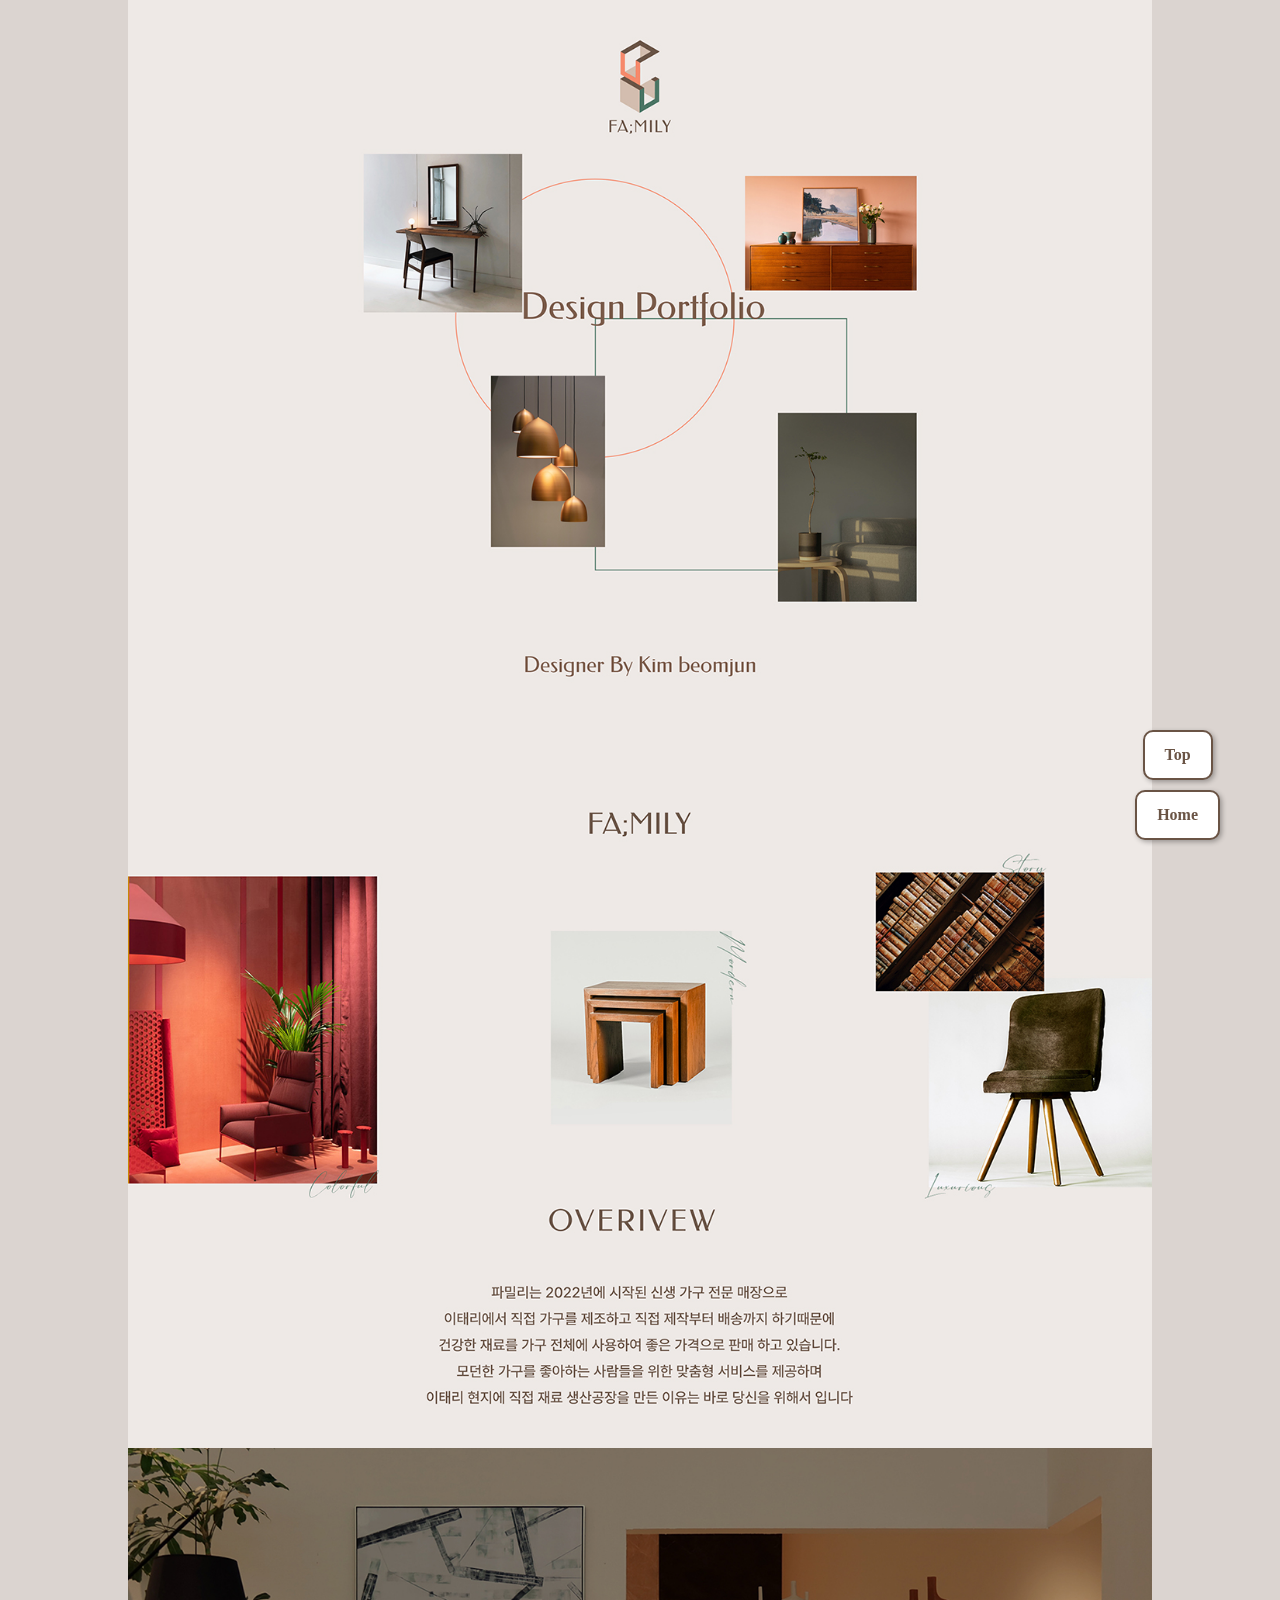
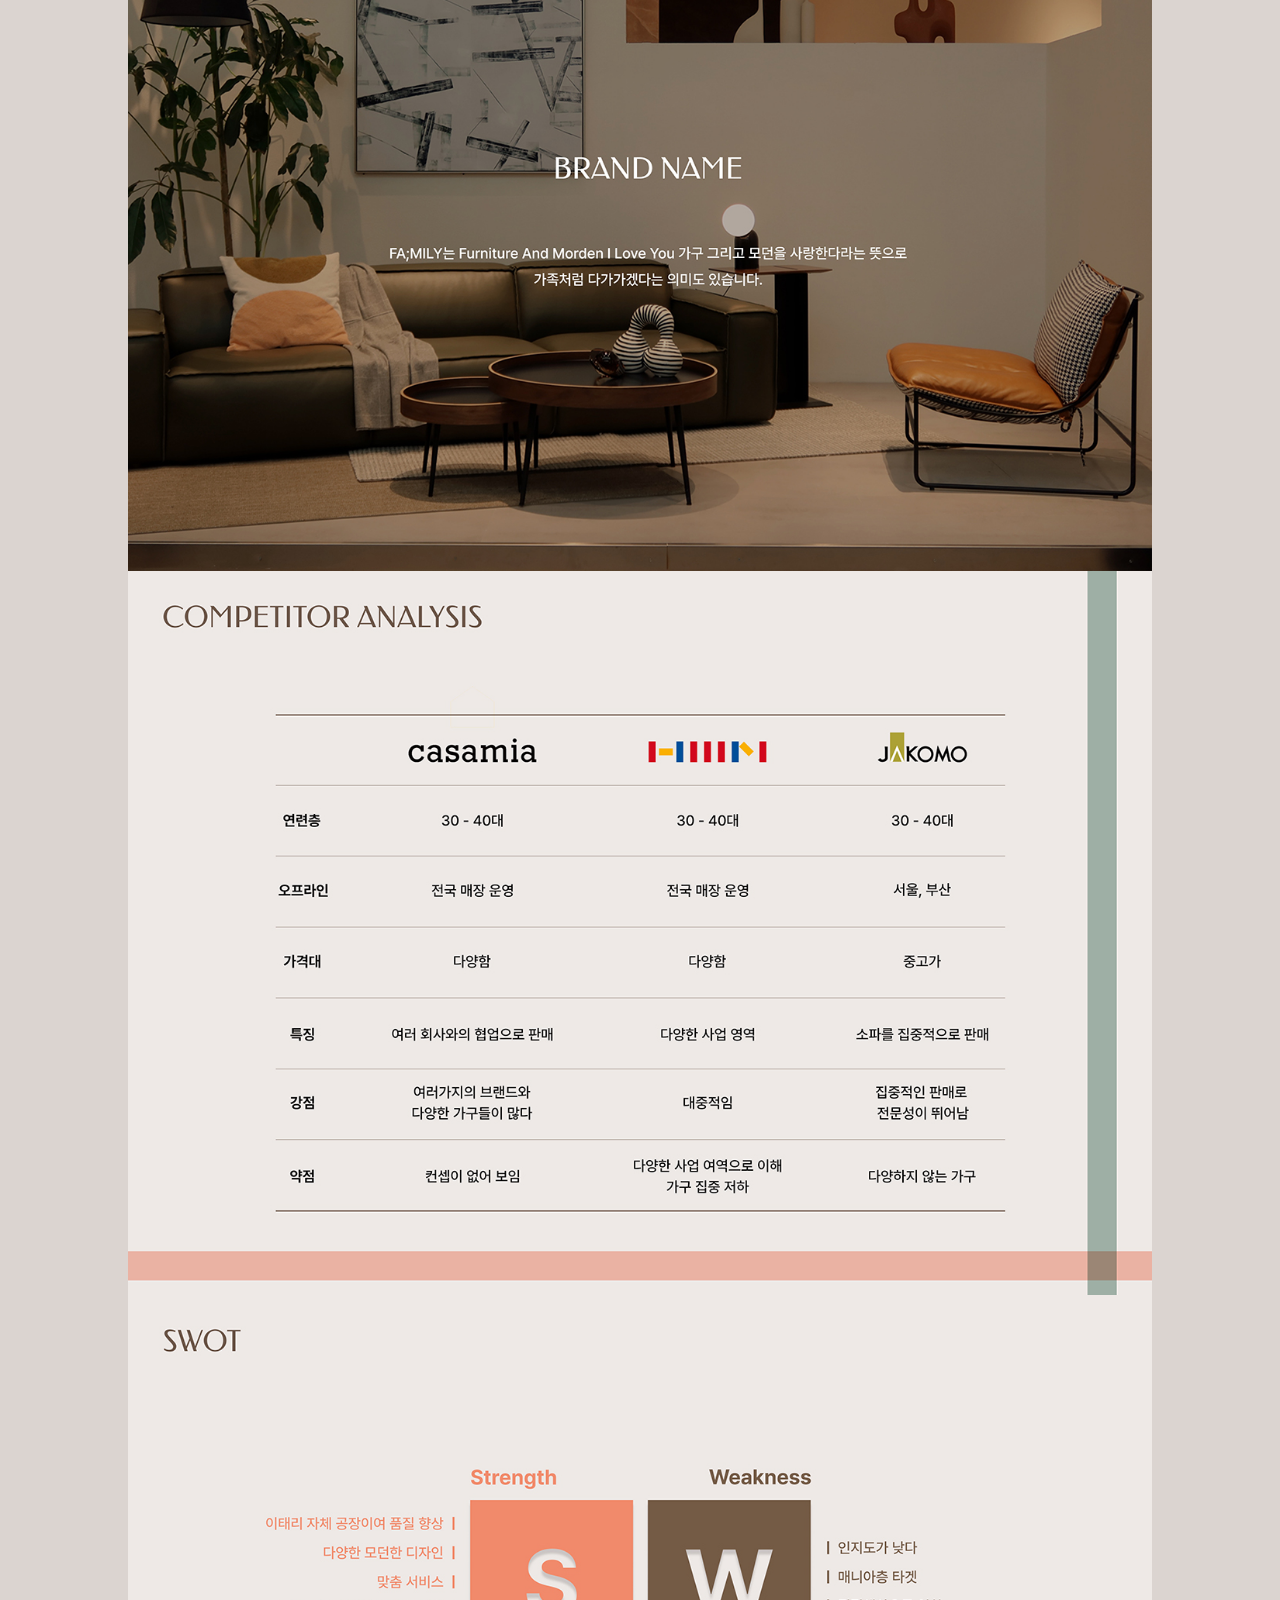
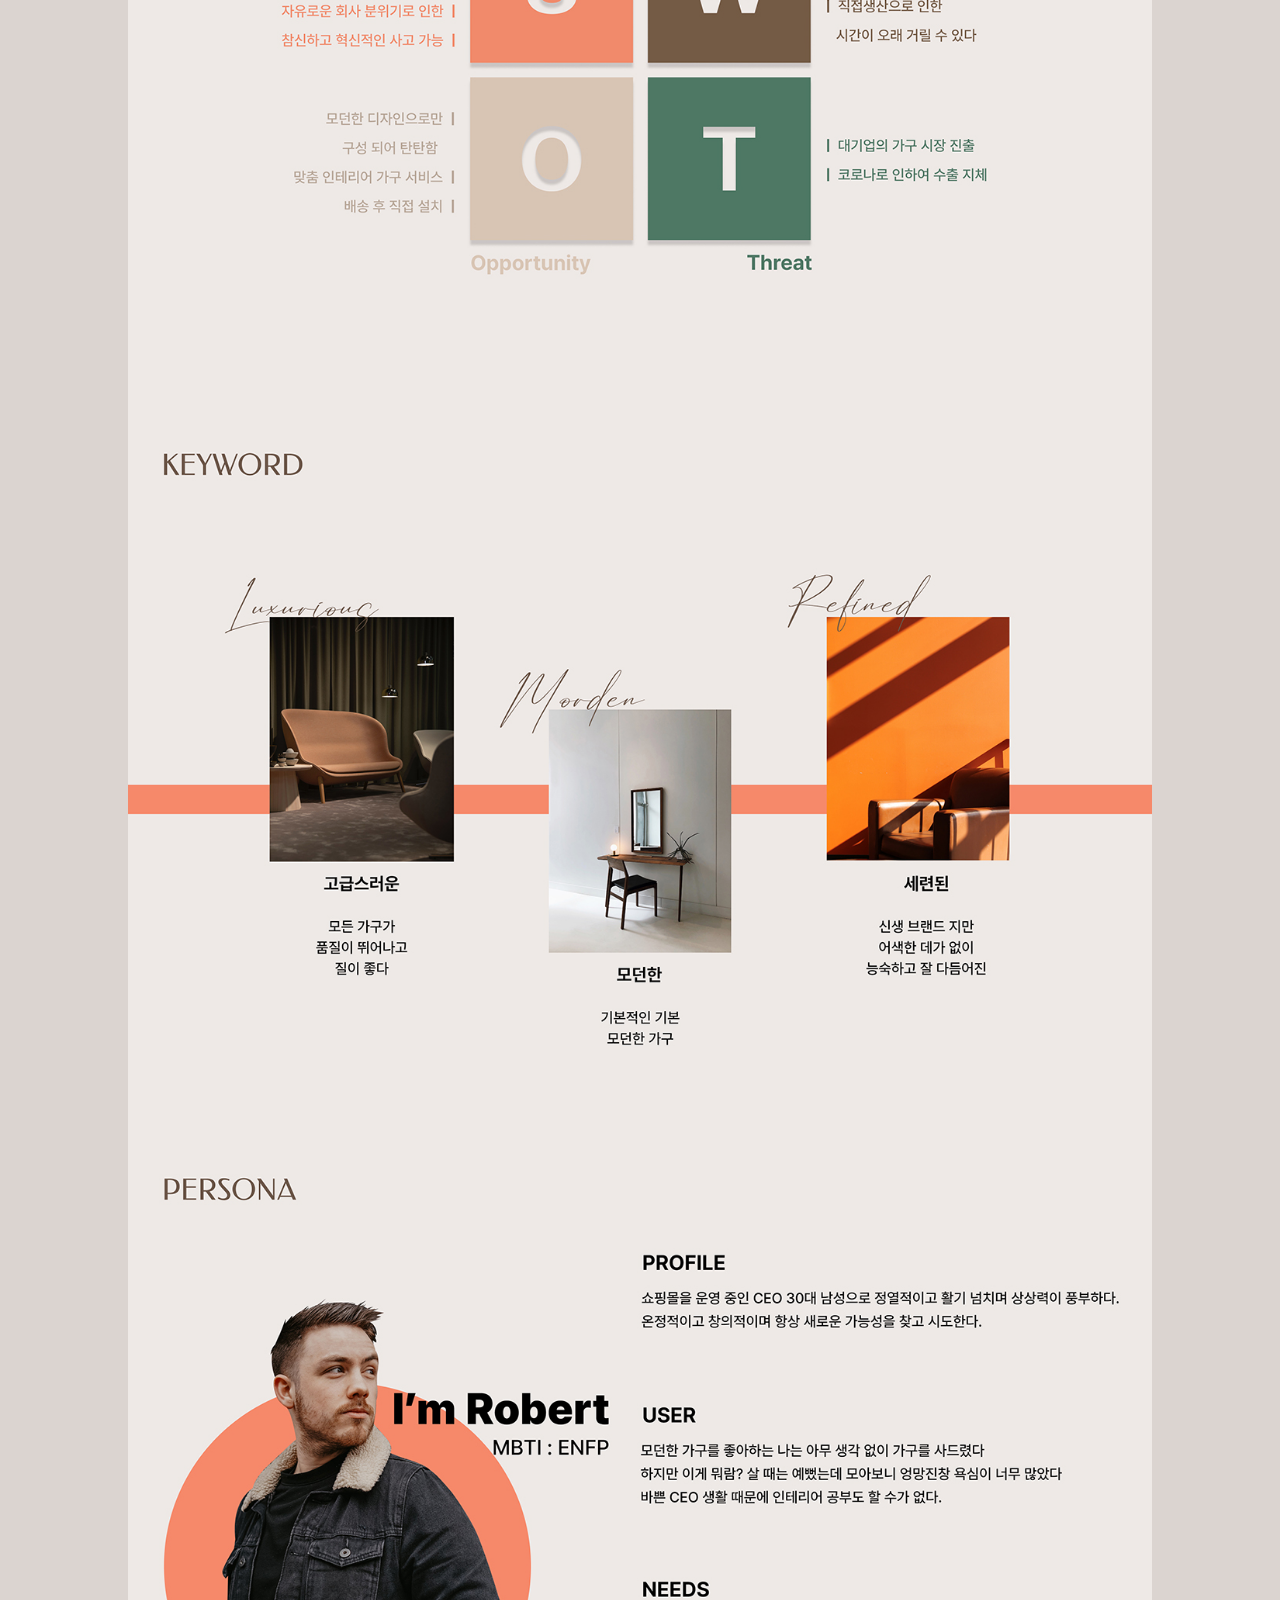
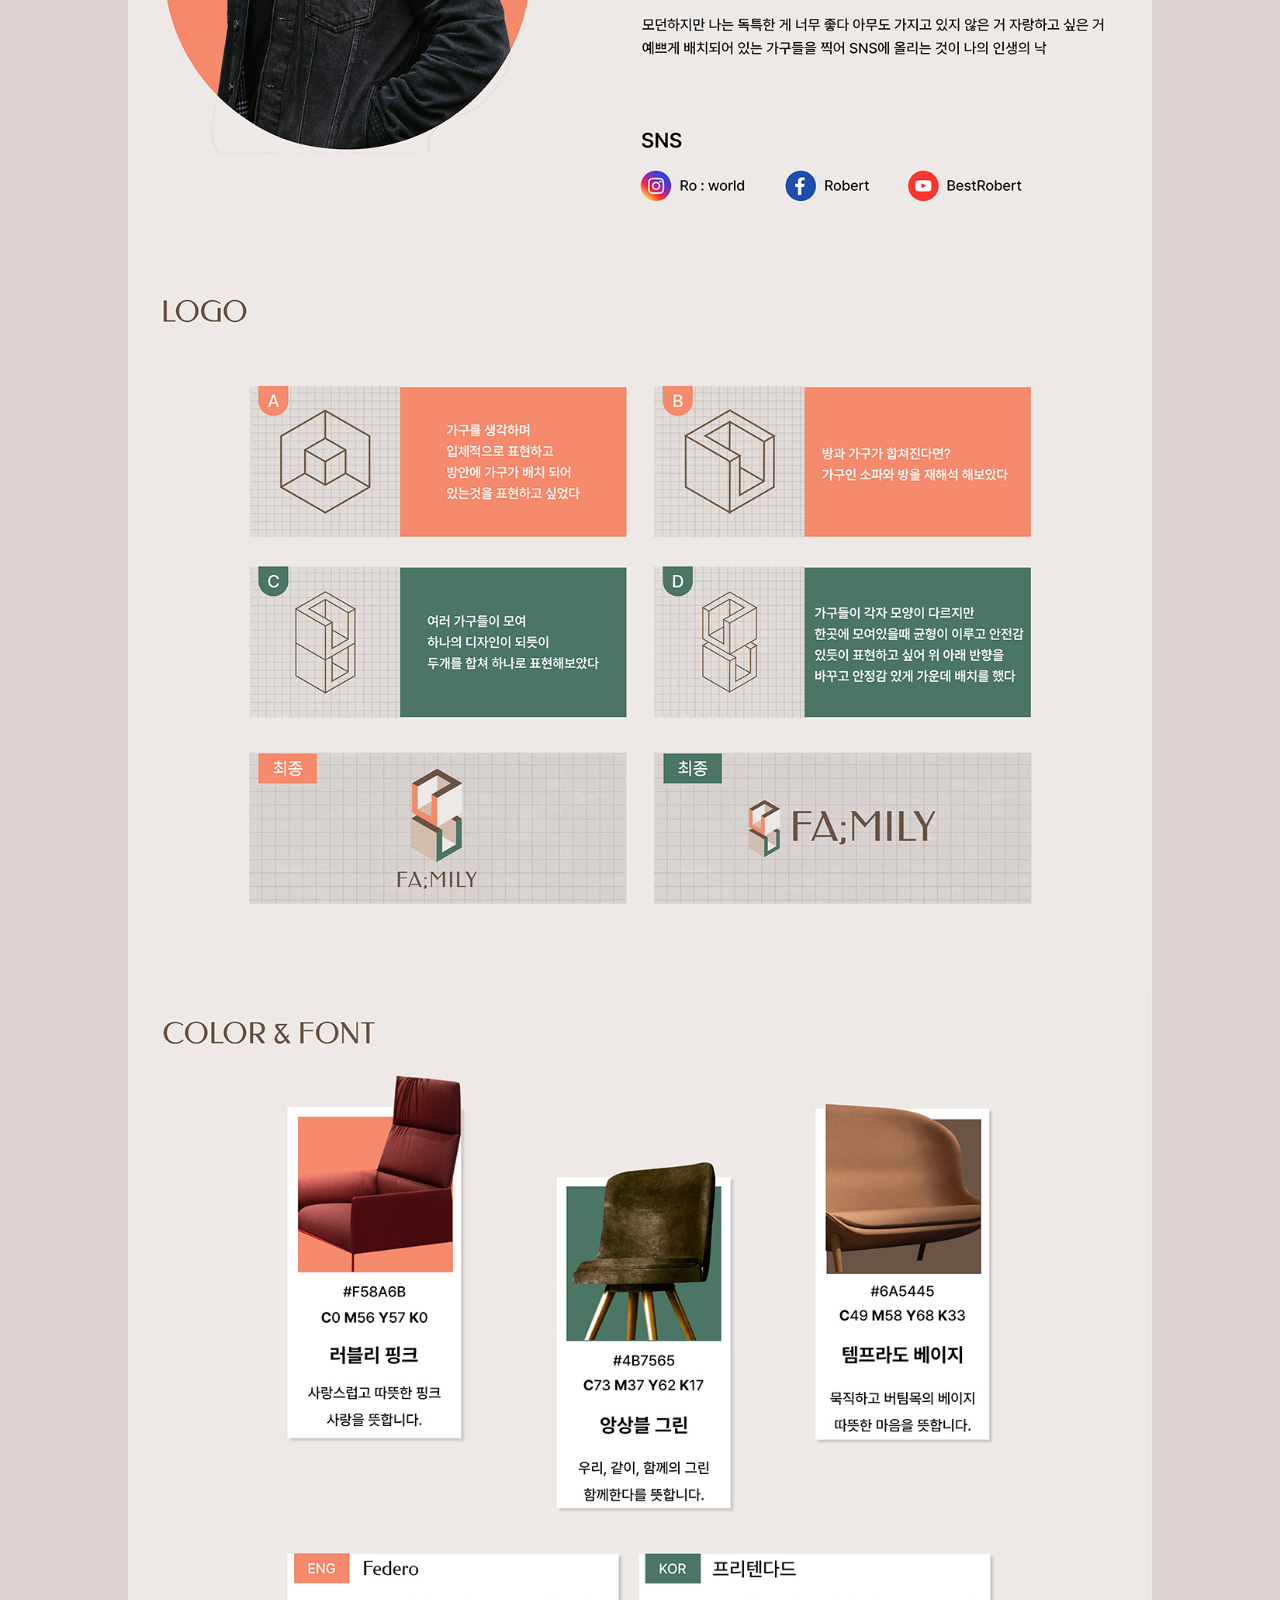
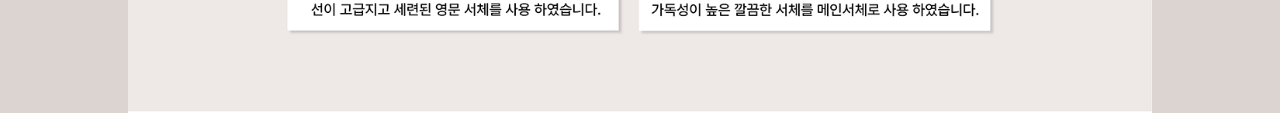
<file: assets/guide/bibx.html>
<!DOCTYPE html>
<html lang="ko">
<head>
    <meta charset="UTF-8">
    <meta http-equiv="X-UA-Compatible" content="IE=edge">
    <meta name="viewport" content="width=device-width, initial-scale=1">
    <title>브랜드명</title>
    <link href="https://webfontworld.github.io/pretendard/Pretendard.css" rel="stylesheet">
    <link rel="stylesheet" href="./guide.css">
</head>
<body>
    <div class="brand1">
        <!-- bi 이미지 넣기(너비 1320px) -->
        <img src="./guide_img/1.jpg" alt="FA;MILY 표지">
        <img src="./guide_img/2.jpg" alt="OVERVIEW">
        <img src="./guide_img/3.jpg" alt="BRAND NAME">
        <img src="./guide_img/4.jpg" alt="경쟁사 분석">
        <img src="./guide_img/5.jpg" alt="SWOT">
        <img src="./guide_img/6.jpg" alt="KEYWORD">
        <img src="./guide_img/7.jpg" alt="PERSONA">
        <img src="./guide_img/8.jpg" alt="LOGO">
        <img src="./guide_img/9.jpg" alt="COLOR & FONT">

        <!-- 버튼 -->
        <ul class="btn_1">
			<li><a href="#">Top</a></li>
			<li><a href="../../index.html#portfolio">Home</a></li>
		</ul>
    </div>
</body>
</html>
</file>
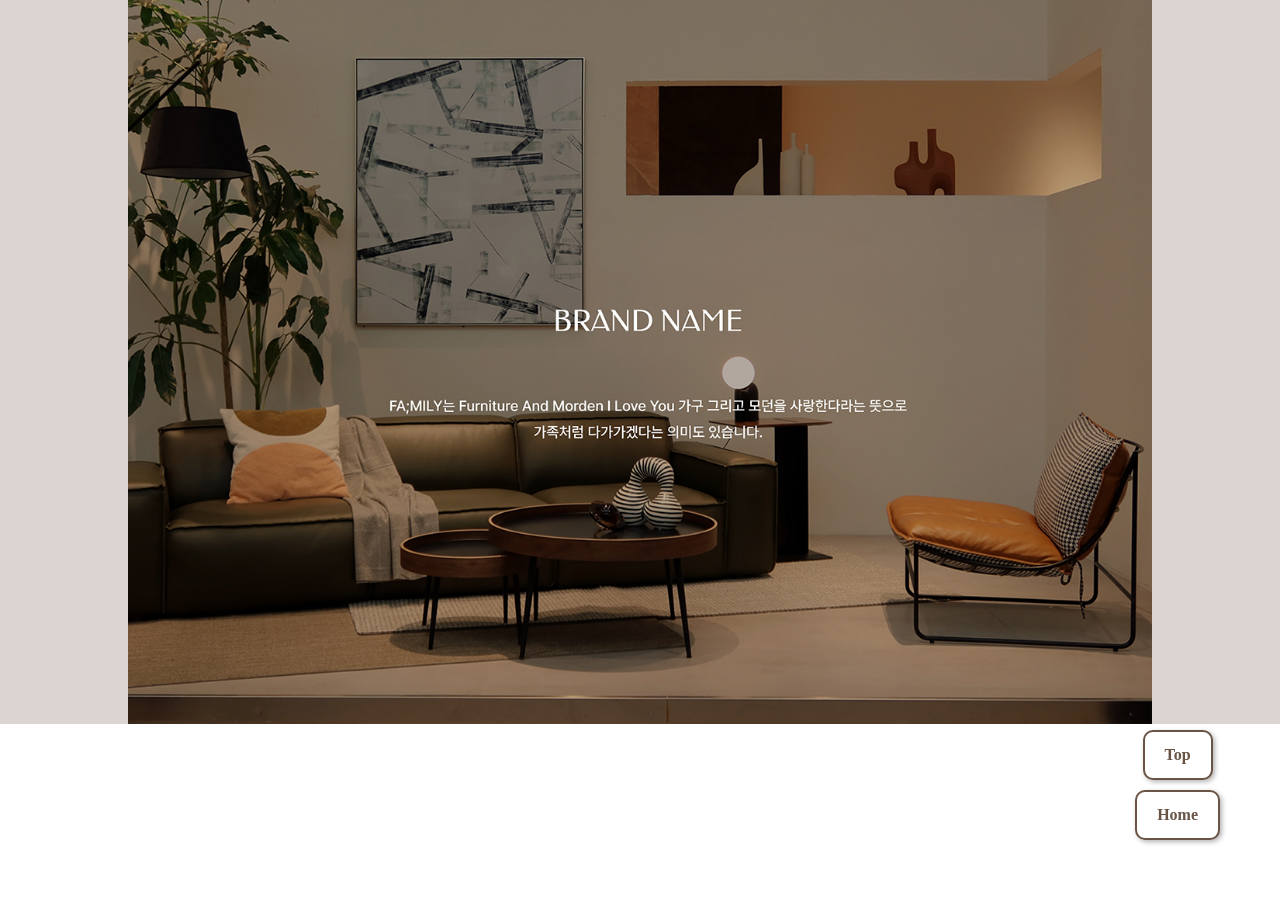
<file: assets/guide/promotion.html>
<!DOCTYPE html>
<html lang="ko">
<head>
    <meta charset="UTF-8">
    <meta http-equiv="X-UA-Compatible" content="IE=edge">
    <meta name="viewport" content="width=device-width, initial-scale=1">
    <title>Witchwich Promotion</title>
    <link href="https://webfontworld.github.io/pretendard/Pretendard.css" rel="stylesheet">
    <link rel="stylesheet" href="./guide.css">
    <link href="../images/icon.png" rel="icon" type="image/png" sizes="32x32"><!--파비콘-->
</head>
<body>
    <div class="brand1">
        <!-- bi 이미지 넣기(너비 1320px) -->
        <img src="./guide_img/3.jpg" alt="bibx_guide">

        <!-- 버튼 -->
        <ul class="btn_1">
			<li><a href="#">Top</a></li>
			<li><a href="../../index.html#portfolio">Home</a></li>
		</ul>
    </div>
</body>
</html>
</file>
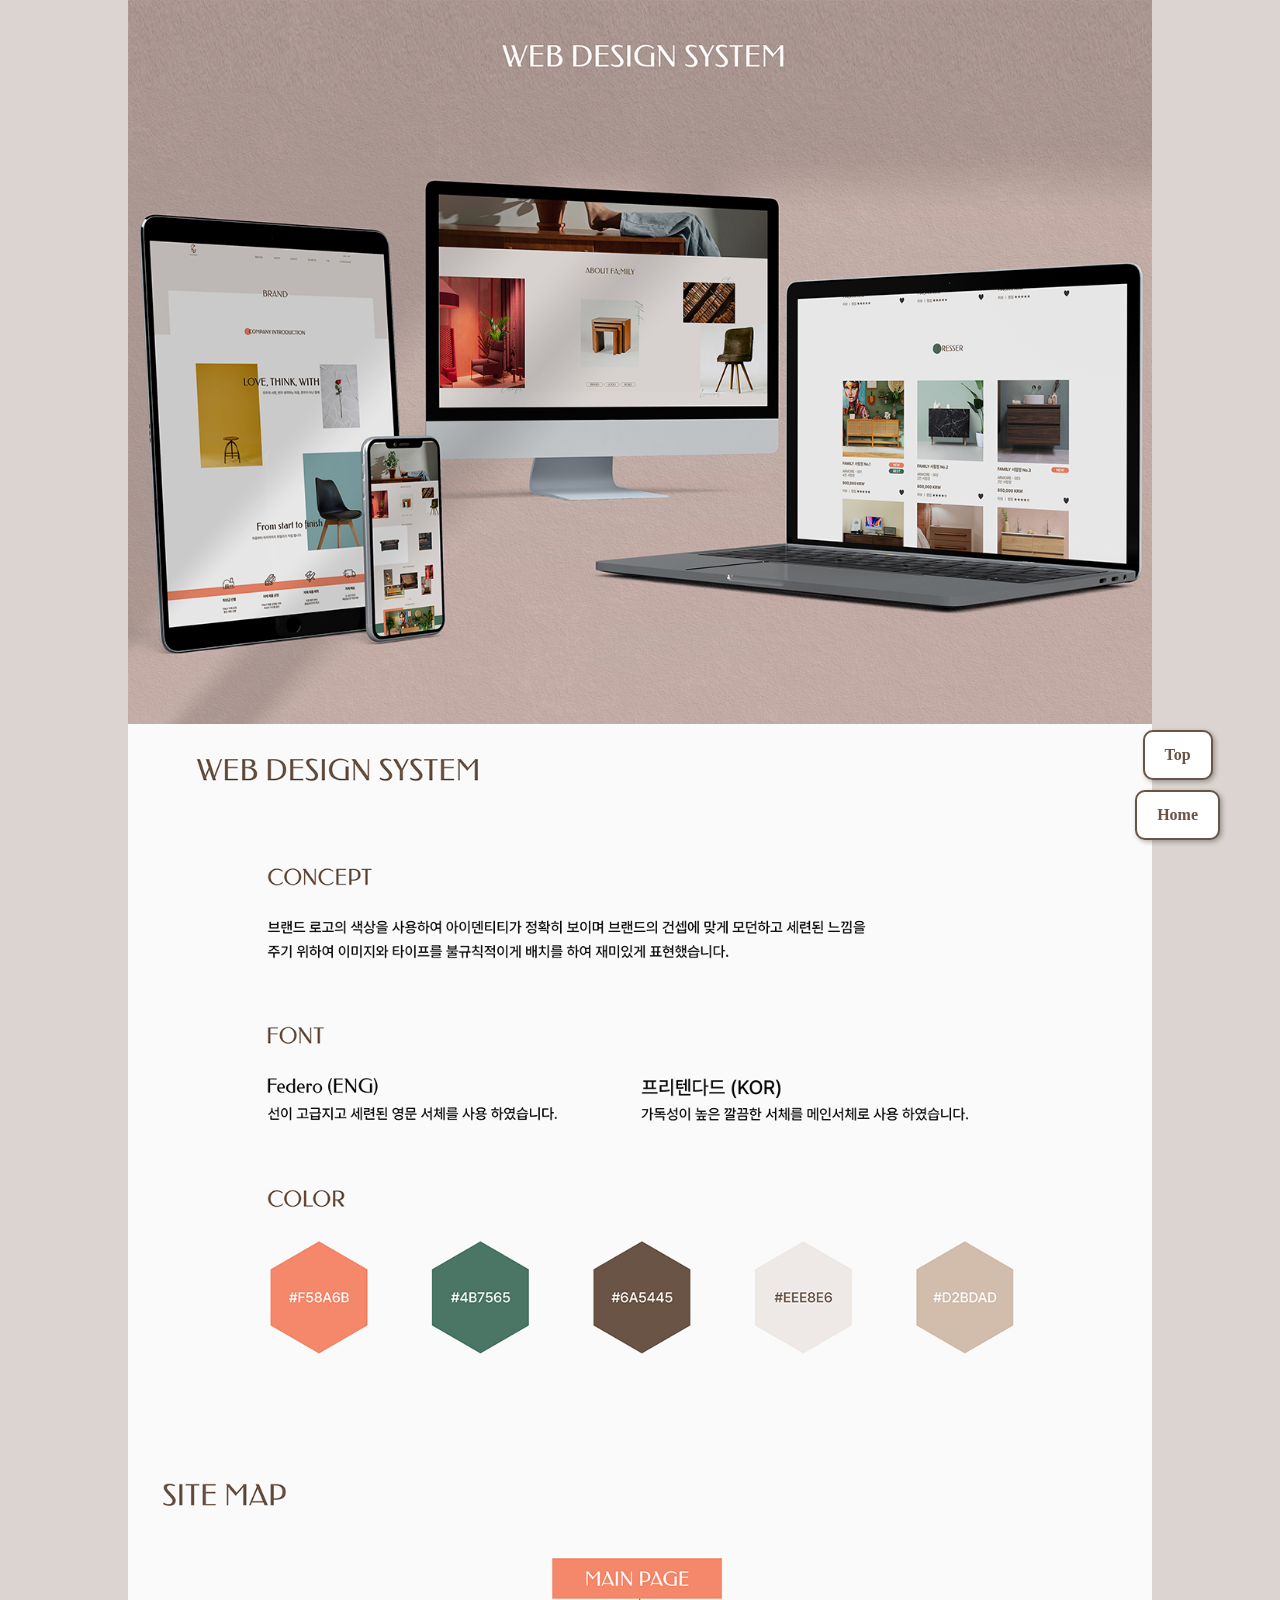
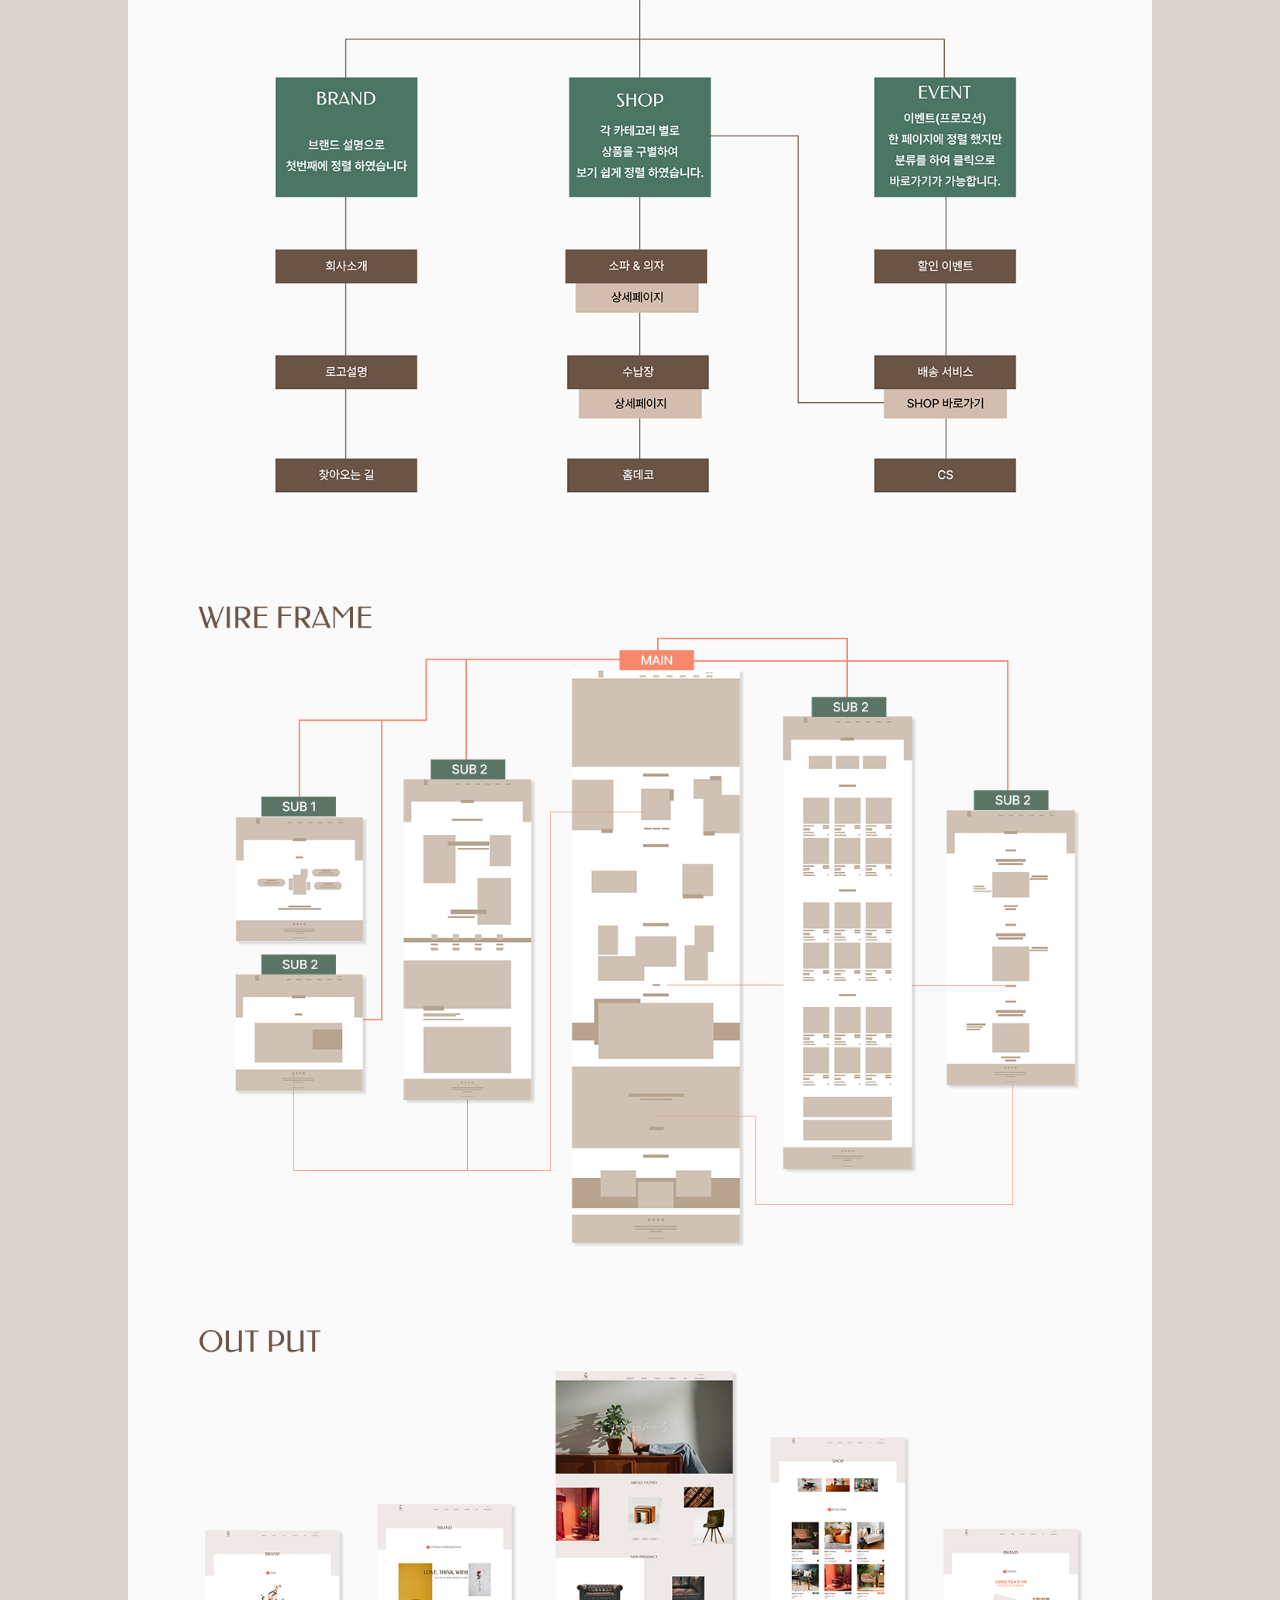
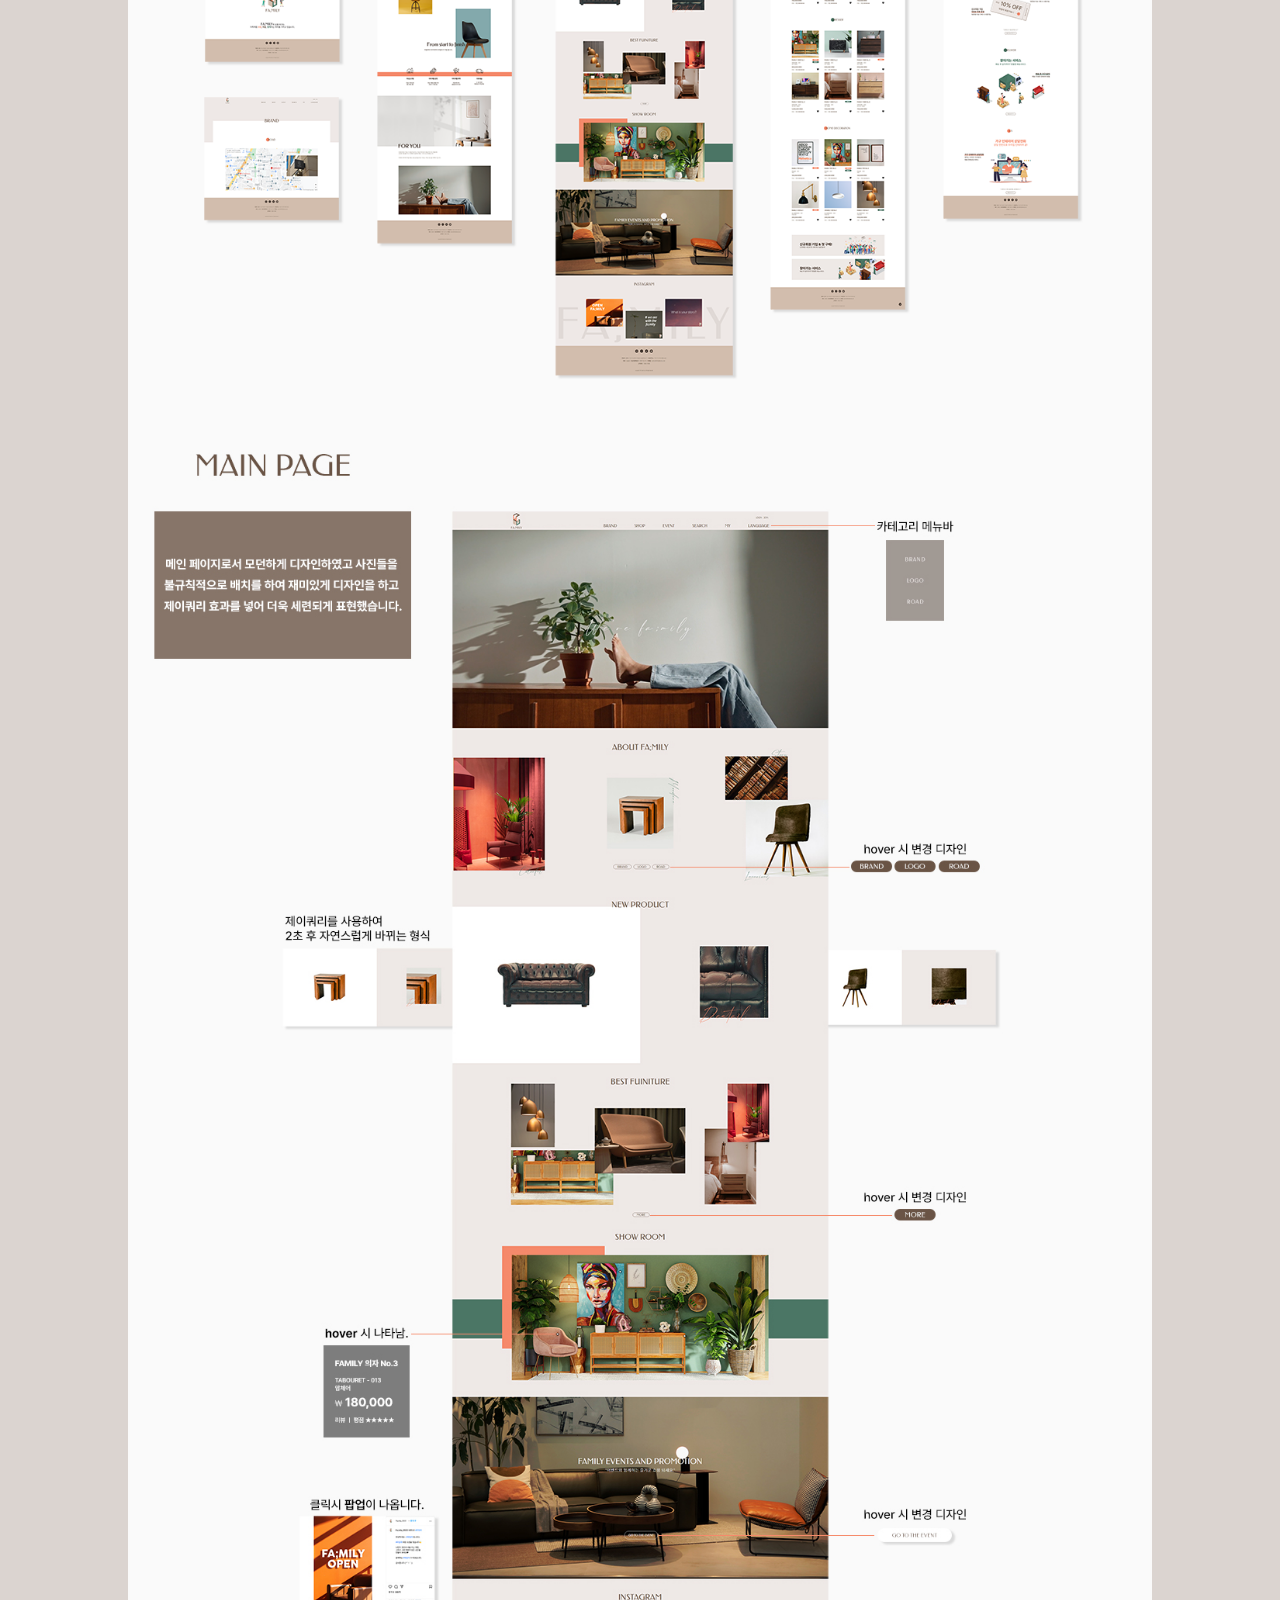
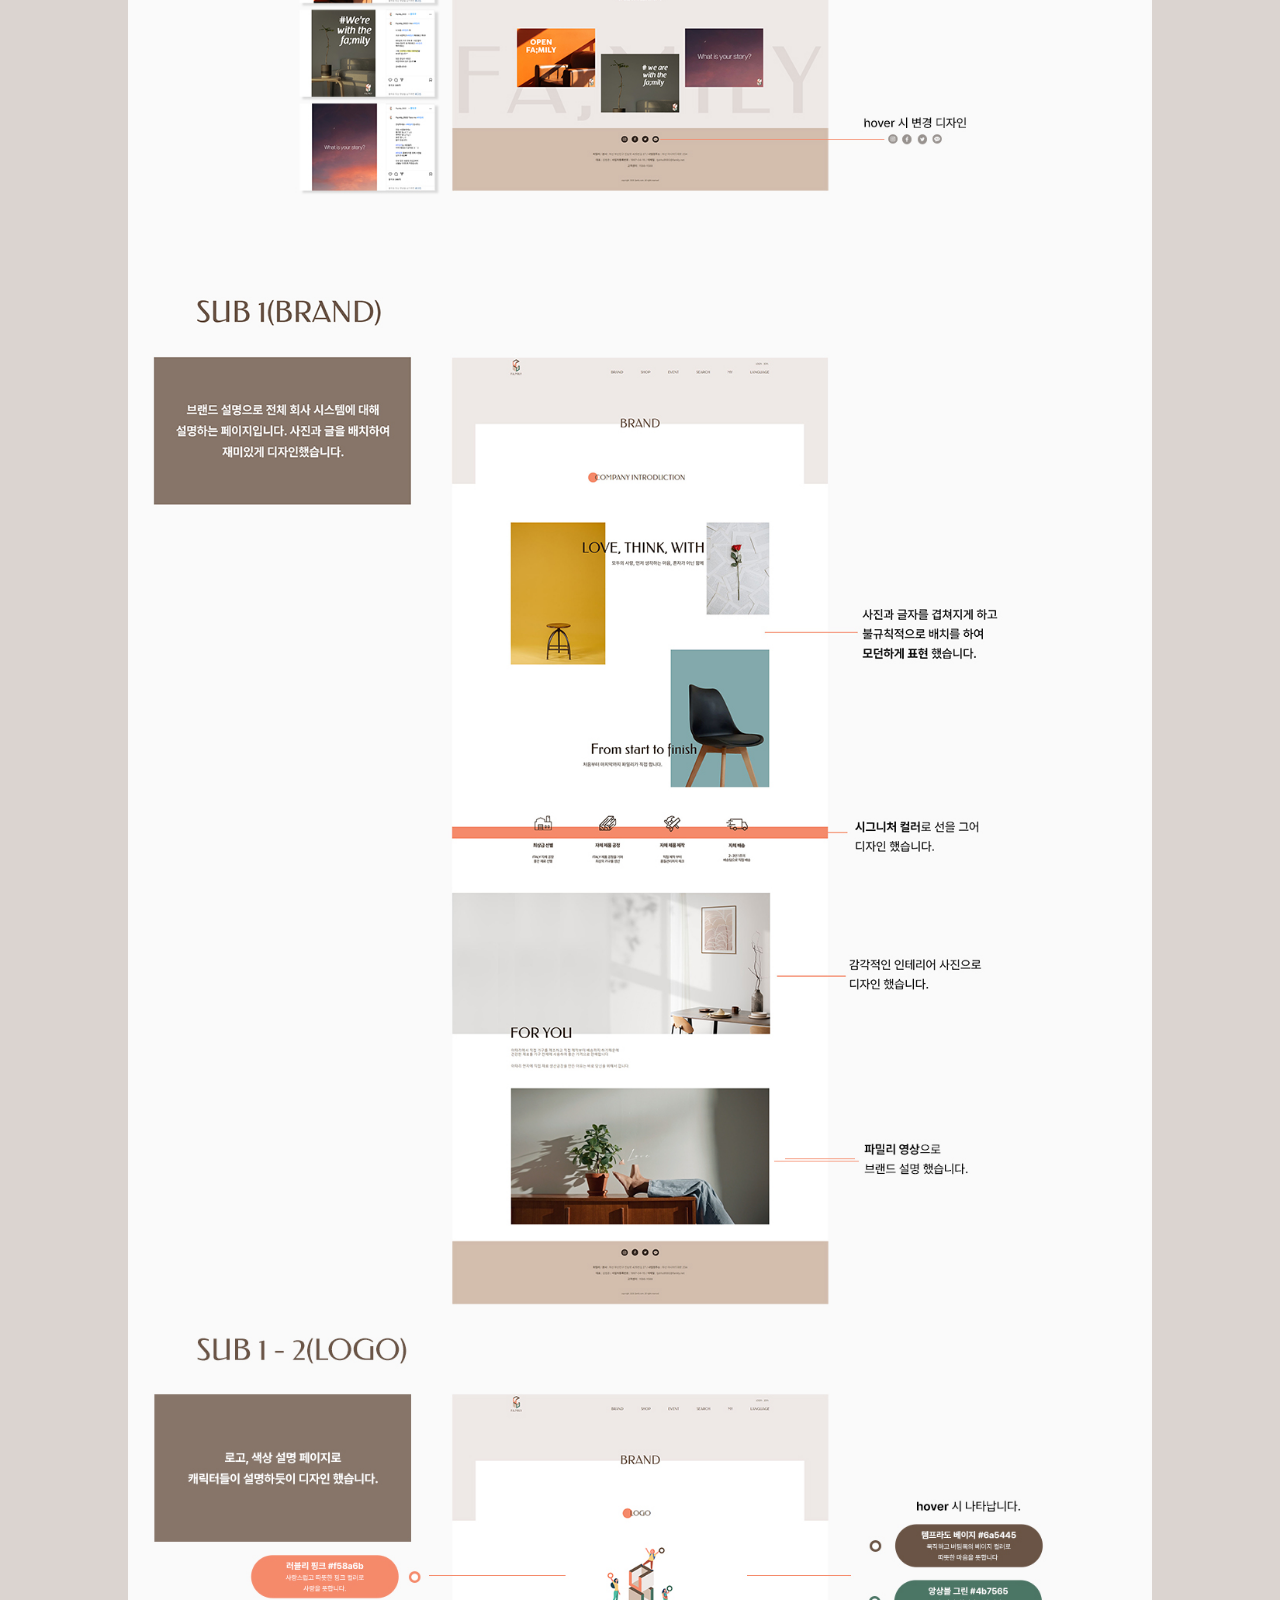
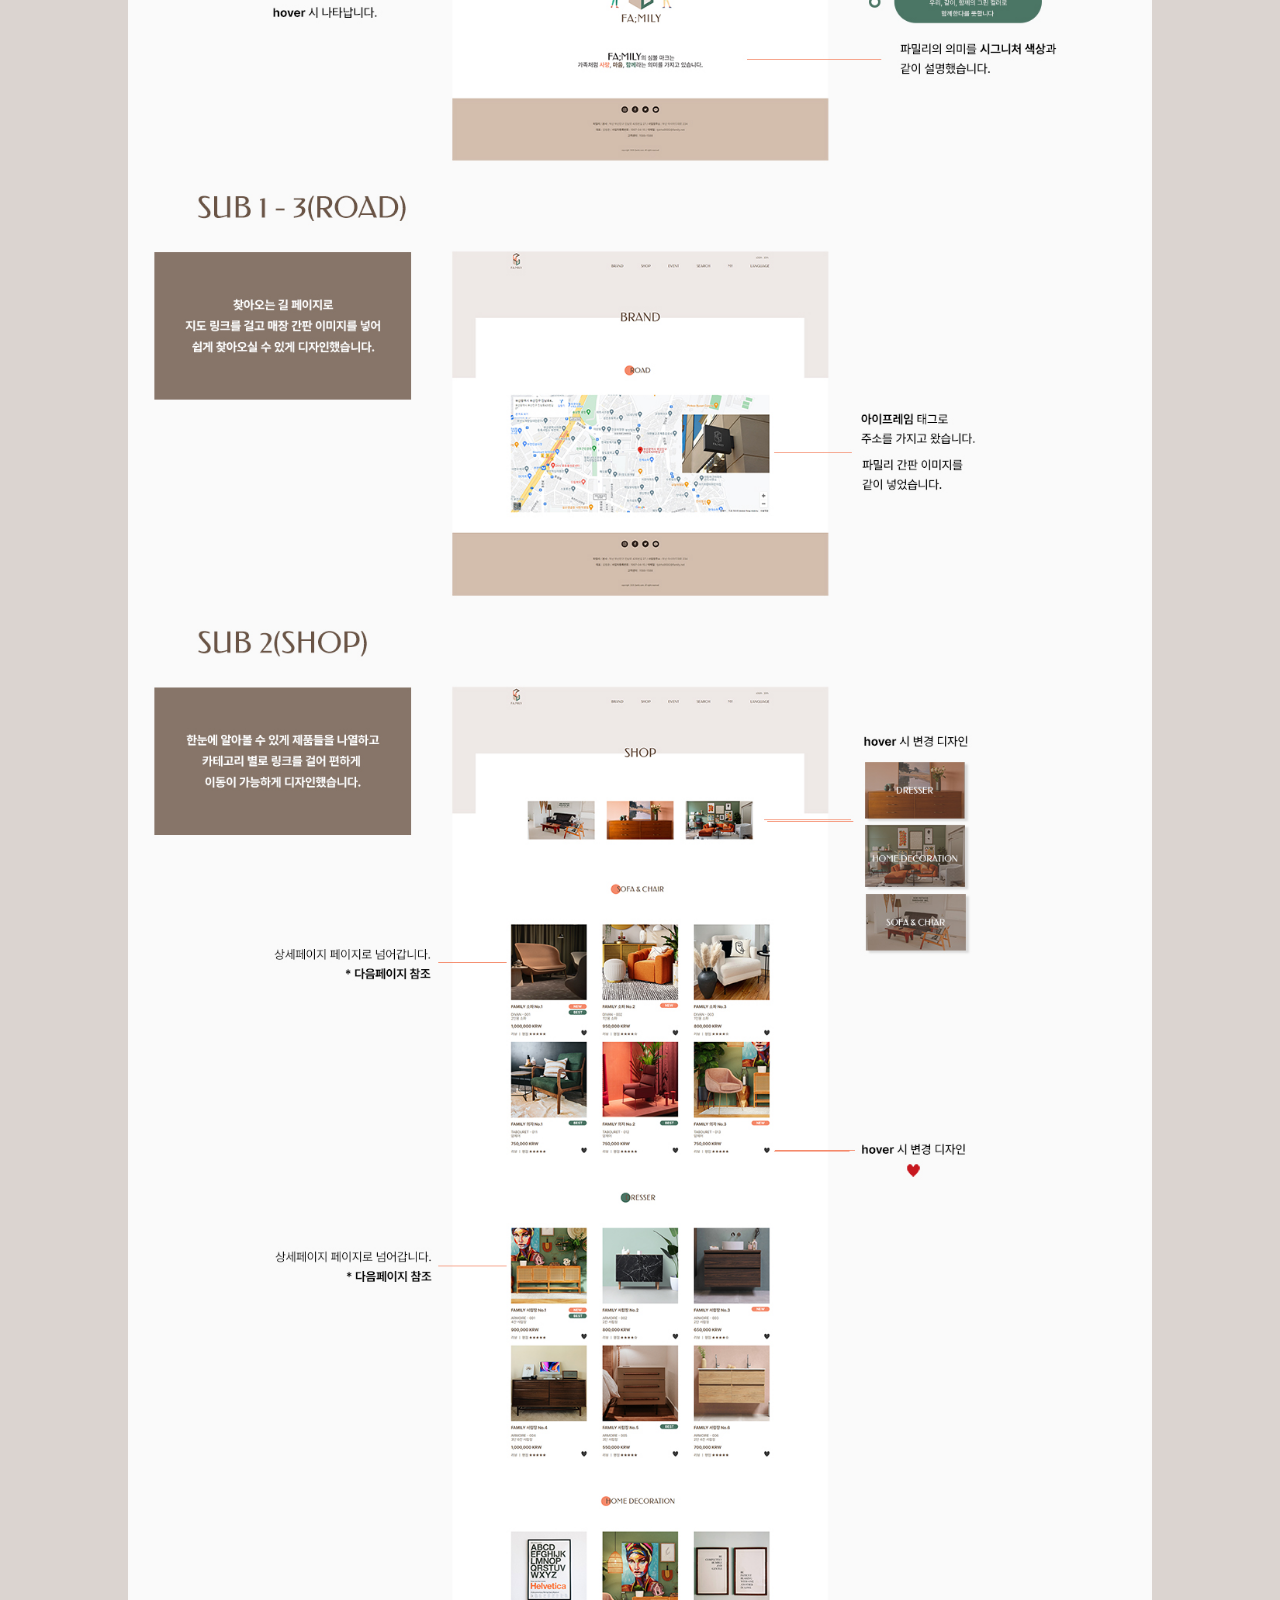
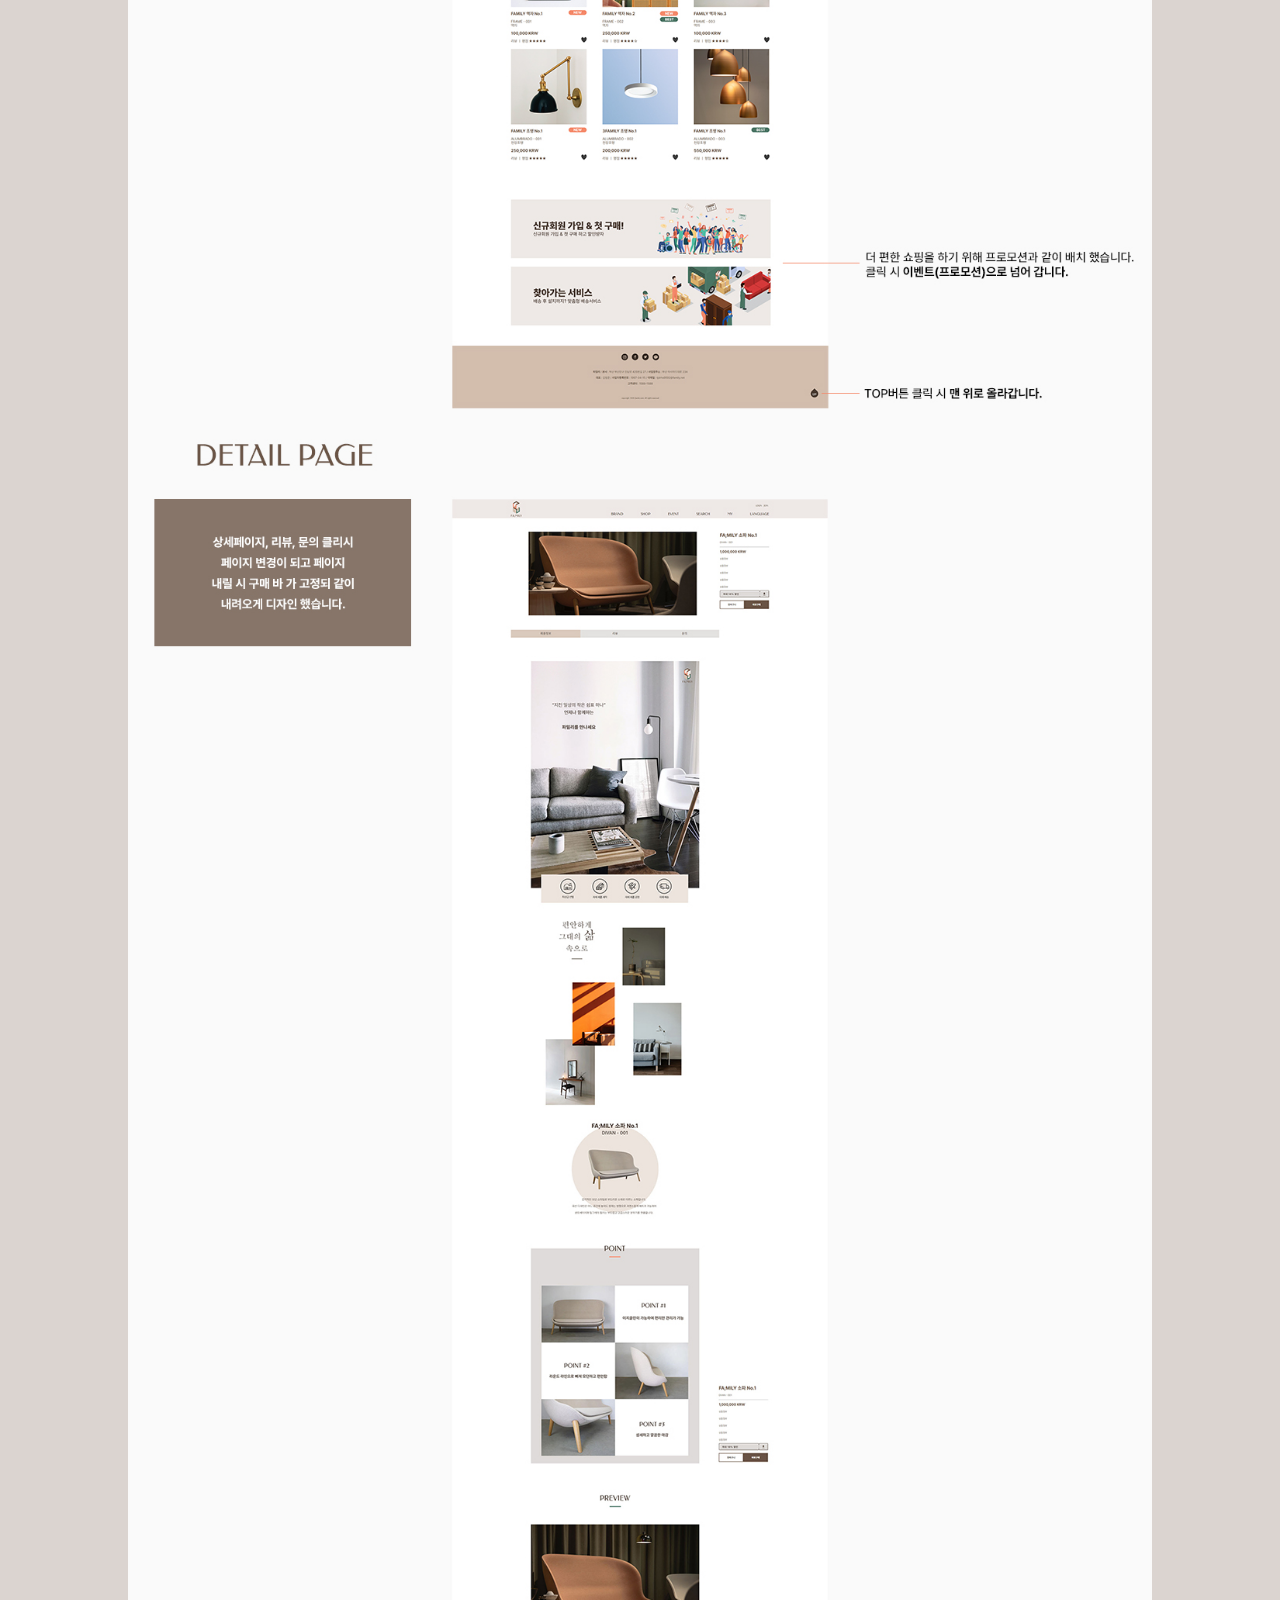
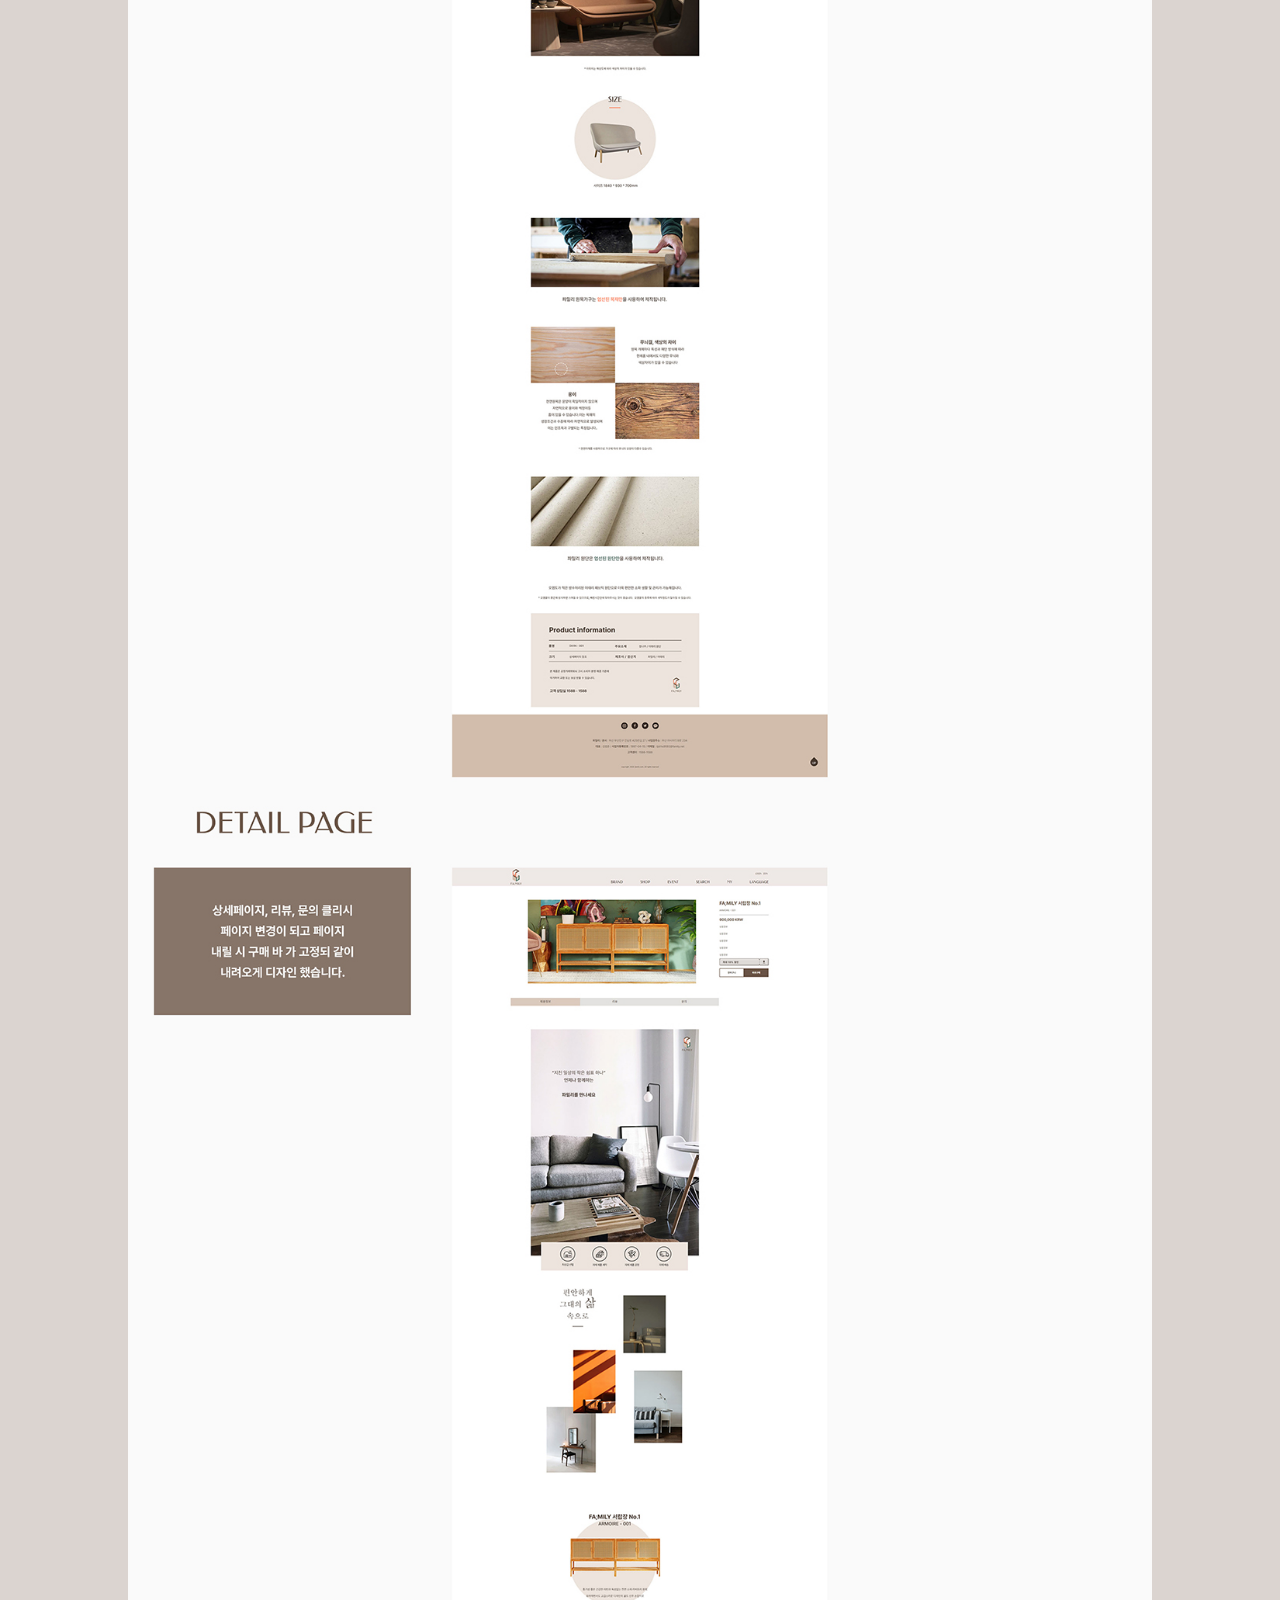
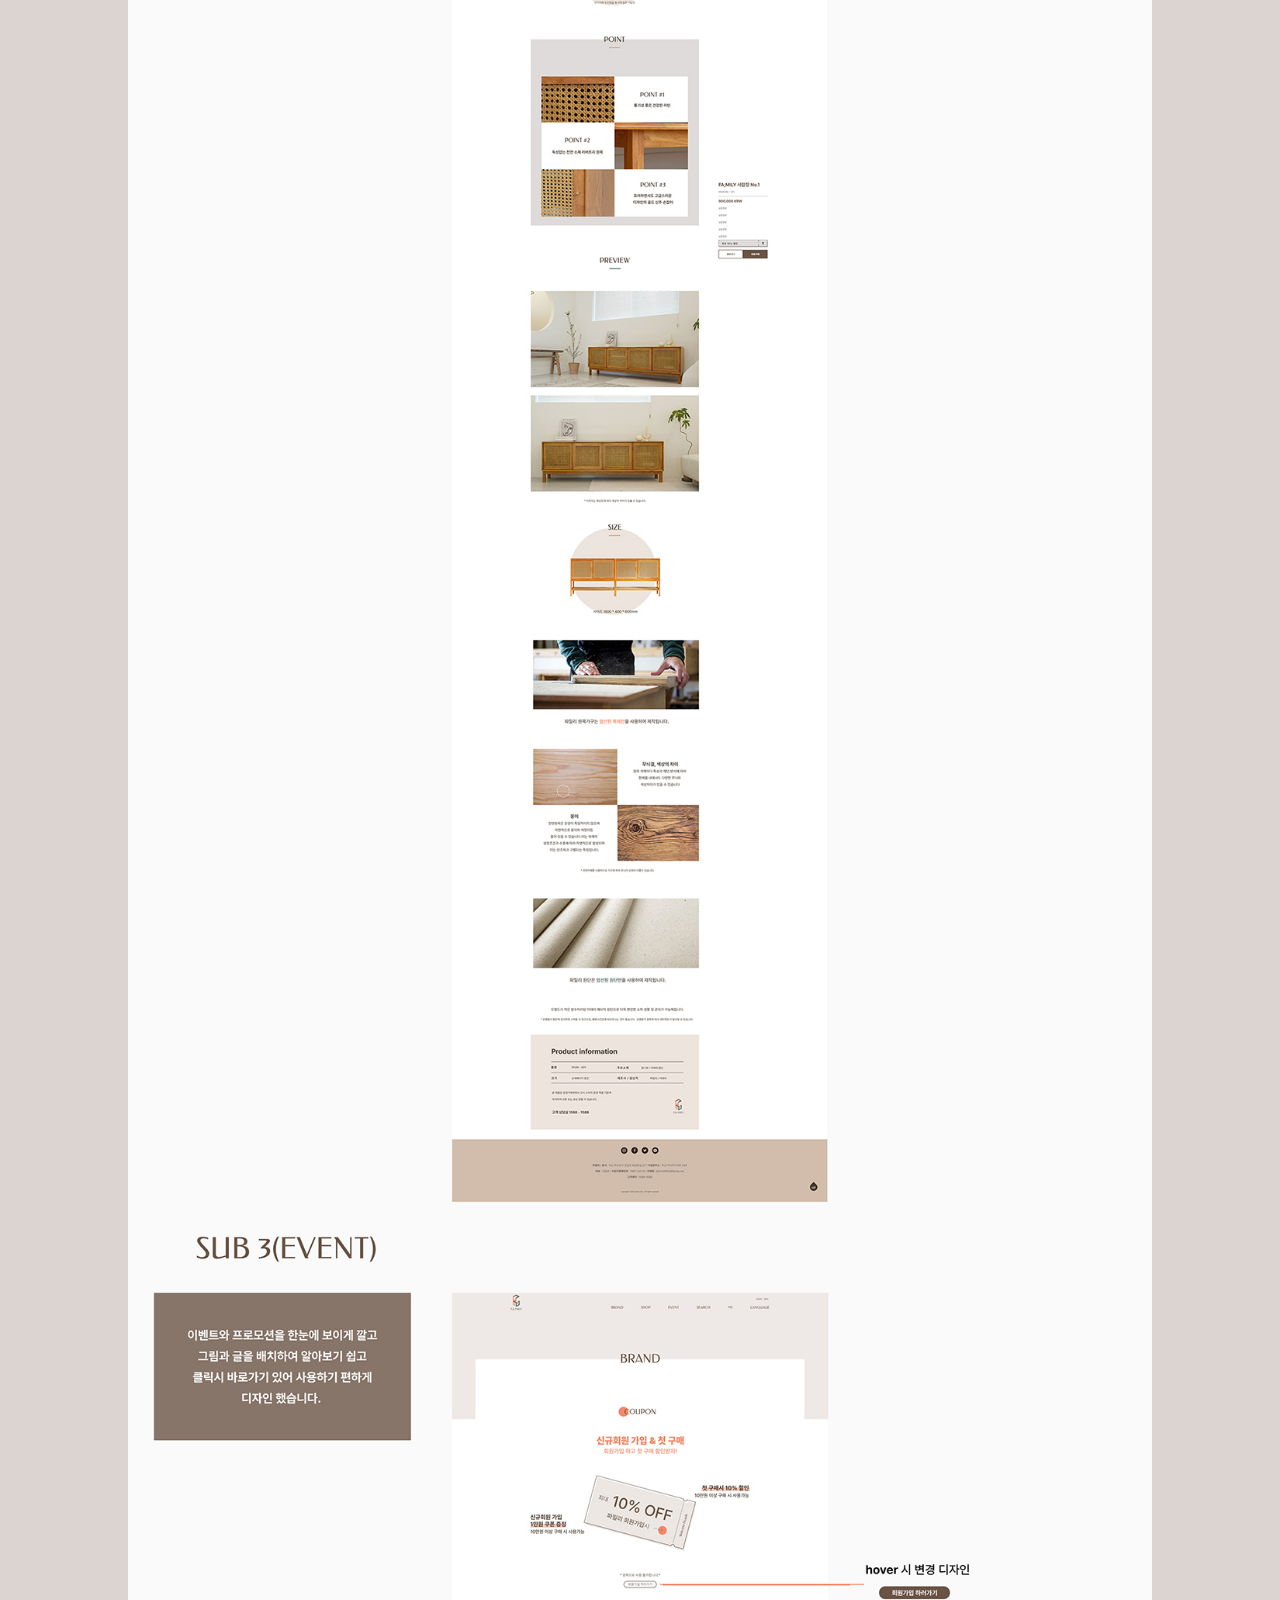
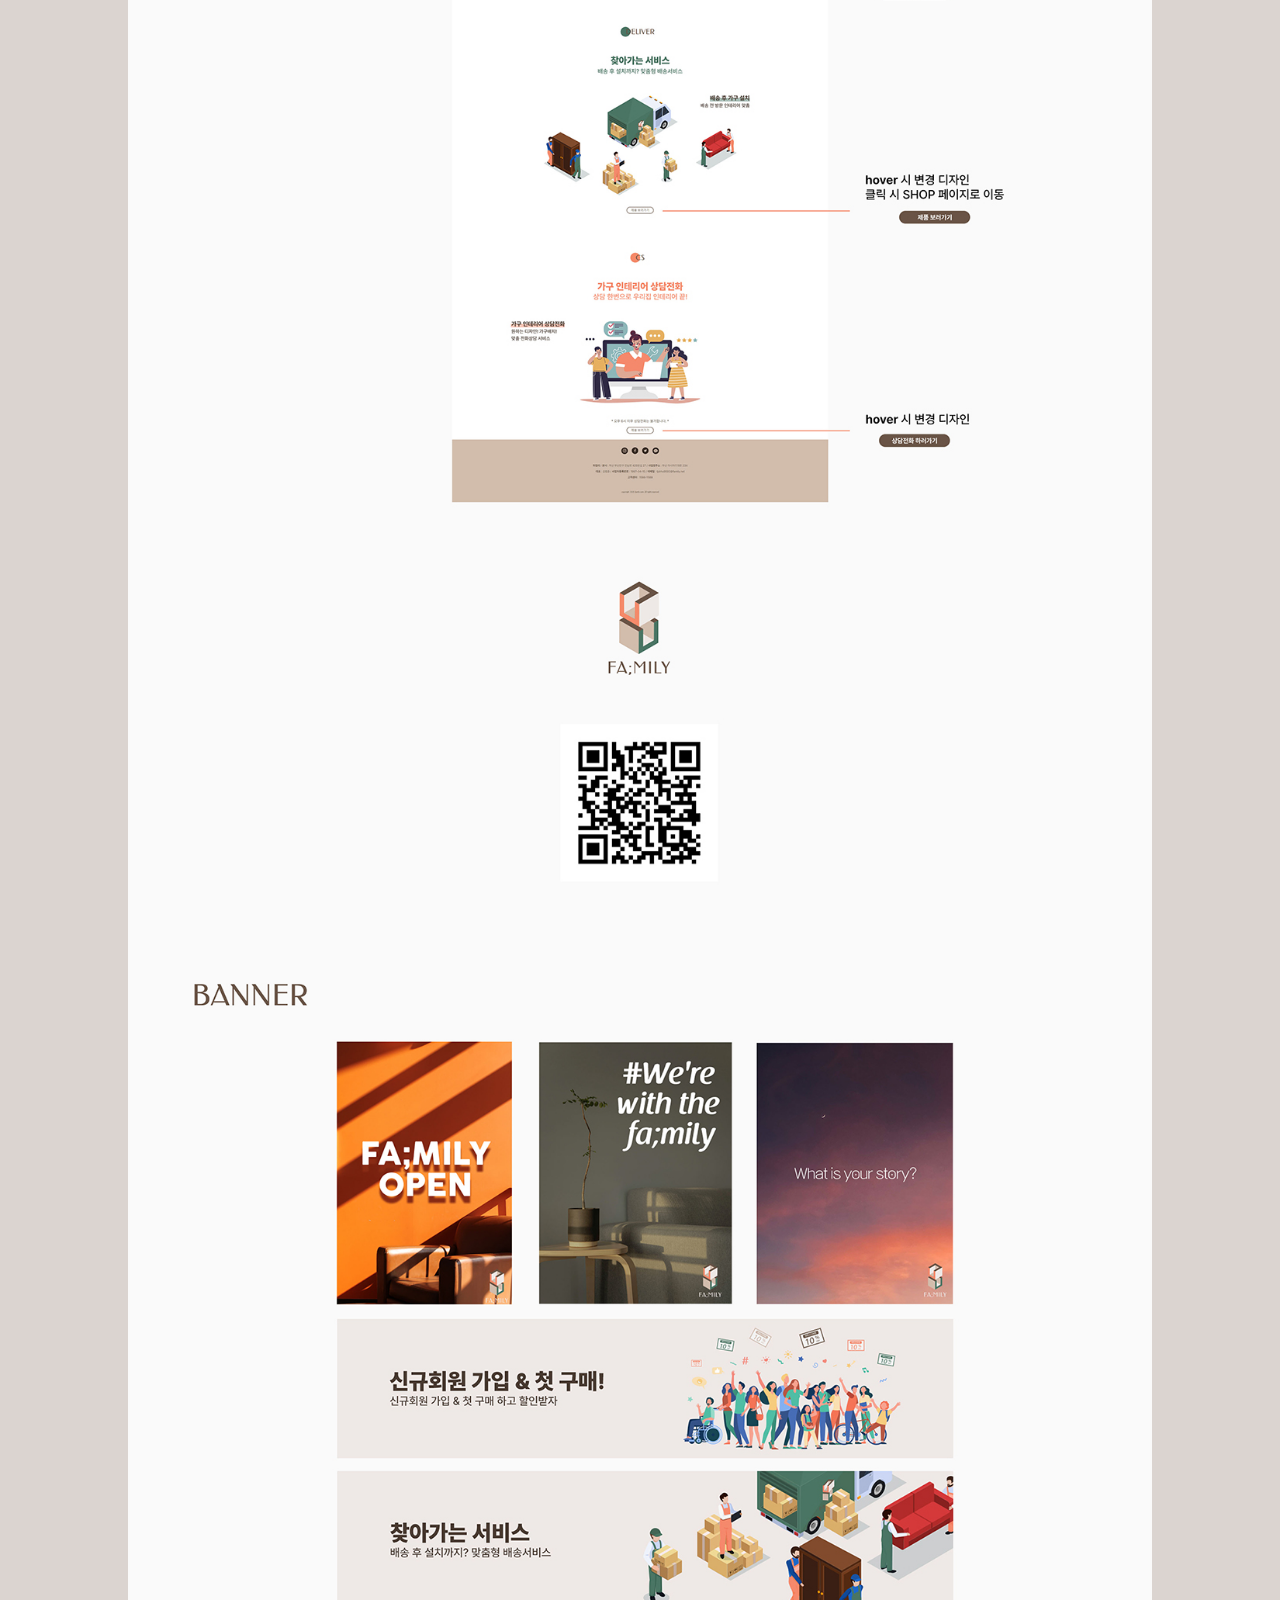
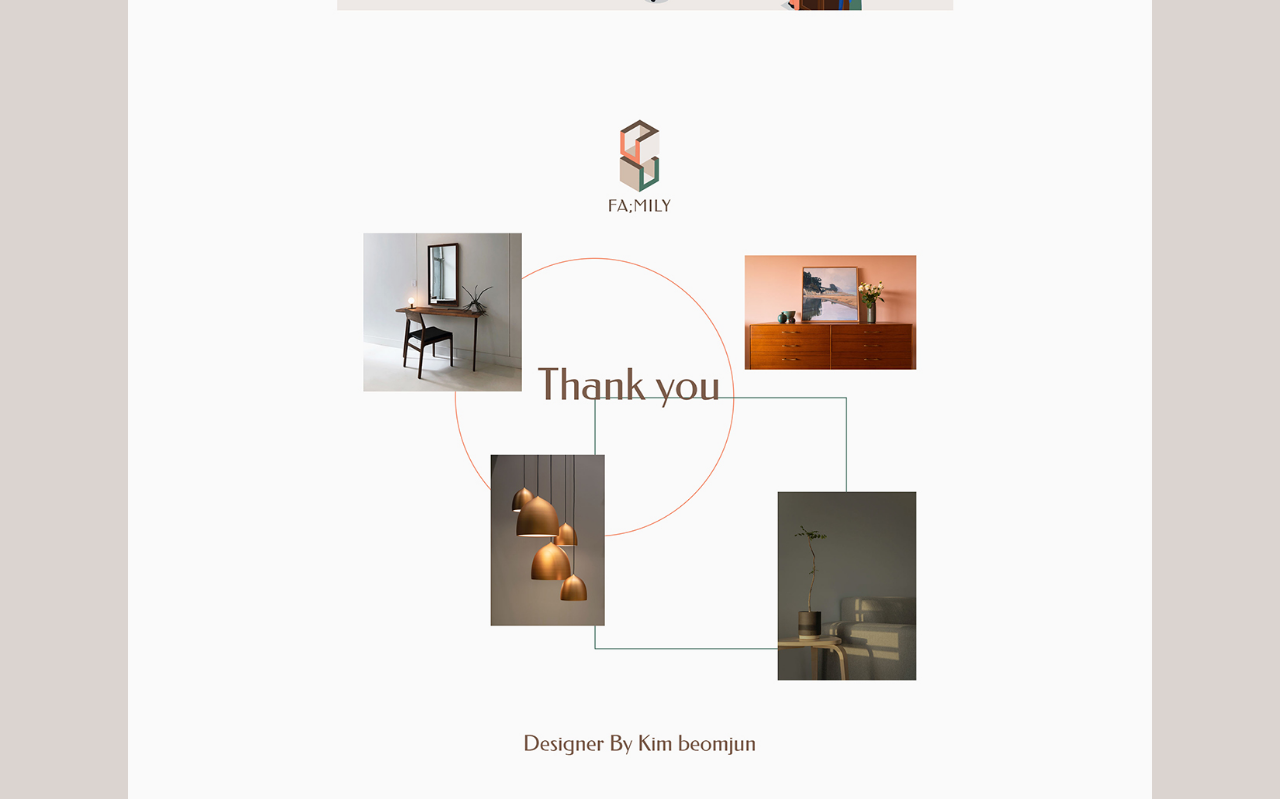
<file: assets/guide/web.html>
<!DOCTYPE html>
<html lang="ko">
<head>
    <meta charset="UTF-8">
    <meta http-equiv="X-UA-Compatible" content="IE=edge">
    <meta name="viewport" content="width=device-width, initial-scale=1">
    <title>브랜드명</title>
    <link href="https://webfontworld.github.io/pretendard/Pretendard.css" rel="stylesheet">
    <link rel="stylesheet" href="./guide.css">
</head>
<body>
    <div class="brand1">
        <img src="./guide_img/22.jpg" alt="웹가이드 앞표지">
        <img src="./guide_img/23.jpg" alt="웹디자인 컨셉, 폰트, 컬러">
        <img src="./guide_img/24.jpg" alt="웹 사이트맵">
        <img src="./guide_img/25.jpg" alt="와이어프레임">
        <img src="./guide_img/26.jpg" alt="시안">
        <img src="./guide_img/27.jpg" alt="웹페이지설명">
        <img src="./guide_img/28.jpg" alt="웹페이지설명">
        <img src="./guide_img/29.jpg" alt="웹페이지설명">
        <img src="./guide_img/30.jpg" alt="웹페이지설명">
        <img src="./guide_img/31.jpg" alt="웹페이지설명">
        <img src="./guide_img/32.jpg" alt="웹페이지설명">
        <img src="./guide_img/33.jpg" alt="웹페이지설명">
        <img src="./guide_img/34.jpg" alt="웹페이지설명">
        <img src="./guide_img/35.jpg" alt="웹페이지설명">
        <img src="./guide_img/36.jpg" alt="웹페이지설명">
        <img src="./guide_img/37.jpg" alt="웹페이지설명">
        <img src="./guide_img/38.jpg" alt="웹페이지설명">
        <img src="./guide_img/39.jpg" alt="웹페이지설명">
        <img src="./guide_img/40.jpg" alt="웹페이지설명">
        <img src="./guide_img/41.jpg" alt="배너">
        <img src="./guide_img/42.jpg" alt="웹가이드 뒷표지">

        <!-- 버튼 -->
        <ul class="btn_1">
			<li><a href="#">Top</a></li>
			<li><a href="../../index.html#portfolio">Home</a></li>
		</ul>
    </div>
</body>
</html>
</file>
<file: assets/guide/guide.css>
*{margin:0; padding:0;}
a{text-decoration:none;}
body{
    font-family: 'Pretendard';
    font-size: 16px;
    line-height: 26px;
}

/* 배경색상 */
.brand1{
    background-color: #dbd4d0;
}

/* 이미지 크기 */
img{
    width: 80%;
	max-width:1320px;
    display: block;
    margin: auto;
}

/* 버튼 */
.btn_1 {
	list-style: none;
	position: fixed;
	bottom: 50px;
	right: 50px;
	text-align: center;
	z-index: 99;
}

.btn_1 li {
	margin: 10px;
}

.btn_1 li a {
	display: inline-block;
	padding: 10px 20px;
	border-radius: 10px;
	box-shadow: 2px 2px 5px rgba(0, 0, 0, 0.3);
	background: #fff;
	color: #6a5445;
	border: 2px solid #6a5445;
	font-weight: bold;
}

.btn_1 li a:hover{
	background-color: #6a5445;
	color: #fff;
}
</file>
